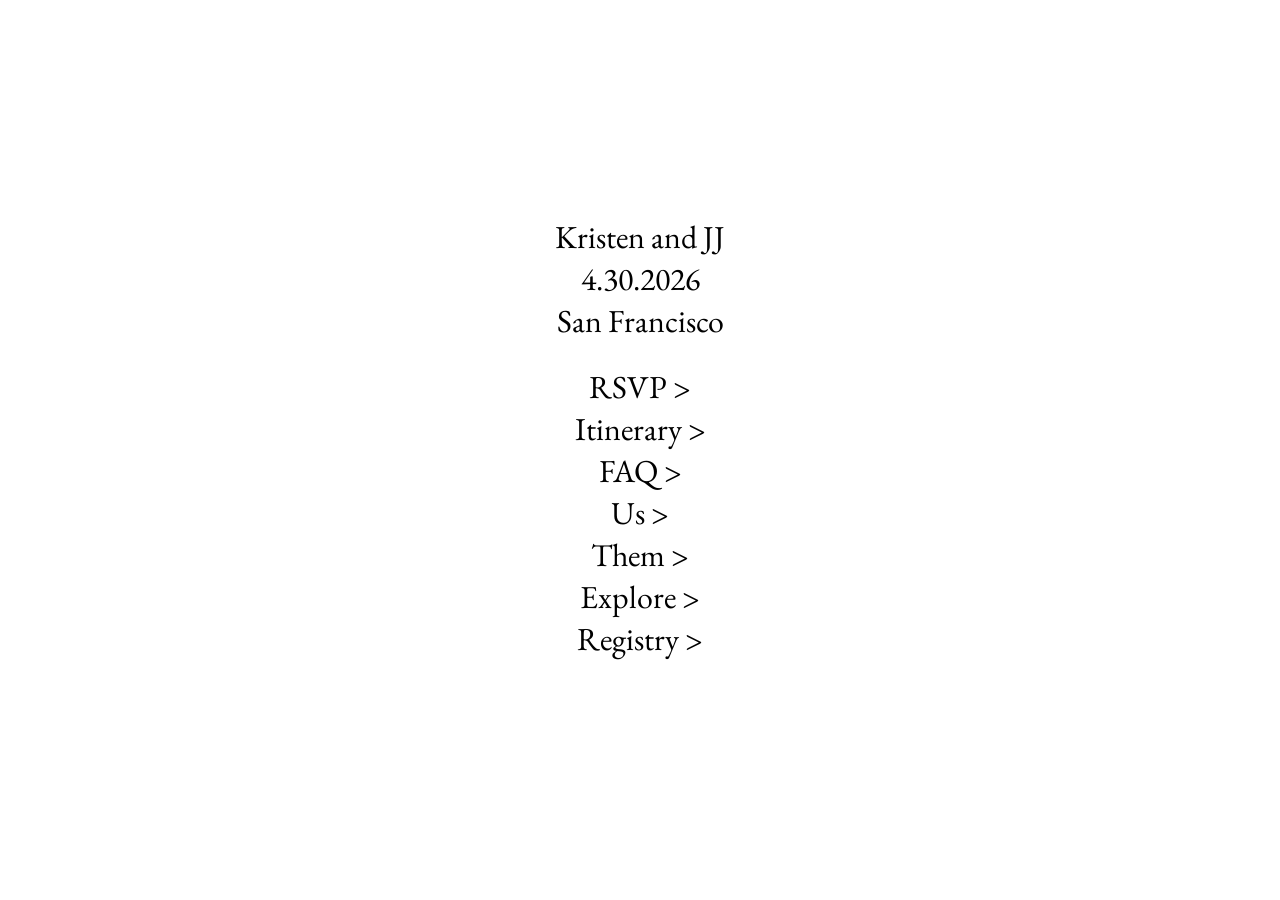
<file: index.html>
<!doctype html>
<html lang="en">
  <head>
    <meta charset="UTF-8" />
    <meta name="viewport" content="width=device-width, initial-scale=1.0" />
    <title>Kristen and JJ</title>
    <link rel="preconnect" href="https://fonts.googleapis.com" />
    <link rel="preconnect" href="https://fonts.gstatic.com" crossorigin />
    <link
      href="https://fonts.googleapis.com/css2?family=EB+Garamond:ital,wght@0,400;0,500;0,600;0,700;1,400&display=swap"
      rel="stylesheet"
    />
    <link rel="stylesheet" href="/style.css" />
  </head>
  <body class="home">
    <div class="home-text">
      <div>Kristen and JJ</div>
      <div>4.30.2026</div>
      <div>San Francisco</div>
      <div class="home-links">
        <a class="home-link" href="/rsvp">RSVP ></a>
        <a class="home-link" href="/itinerary">Itinerary ></a>
        <a class="home-link" href="/faq">FAQ ></a>
        <a class="home-link" href="/us">Us ></a>
        <a class="home-link" href="/them">Them ></a>
        <a
          class="home-link"
          href="https://maps.app.goo.gl/y36MNYxvjyApUsTr5"
          target="_blank"
          >Explore ></a
        >
        <a class="home-link" href="/registry">Registry ></a>
      </div>
    </div>
  </body>
</html>
</file>
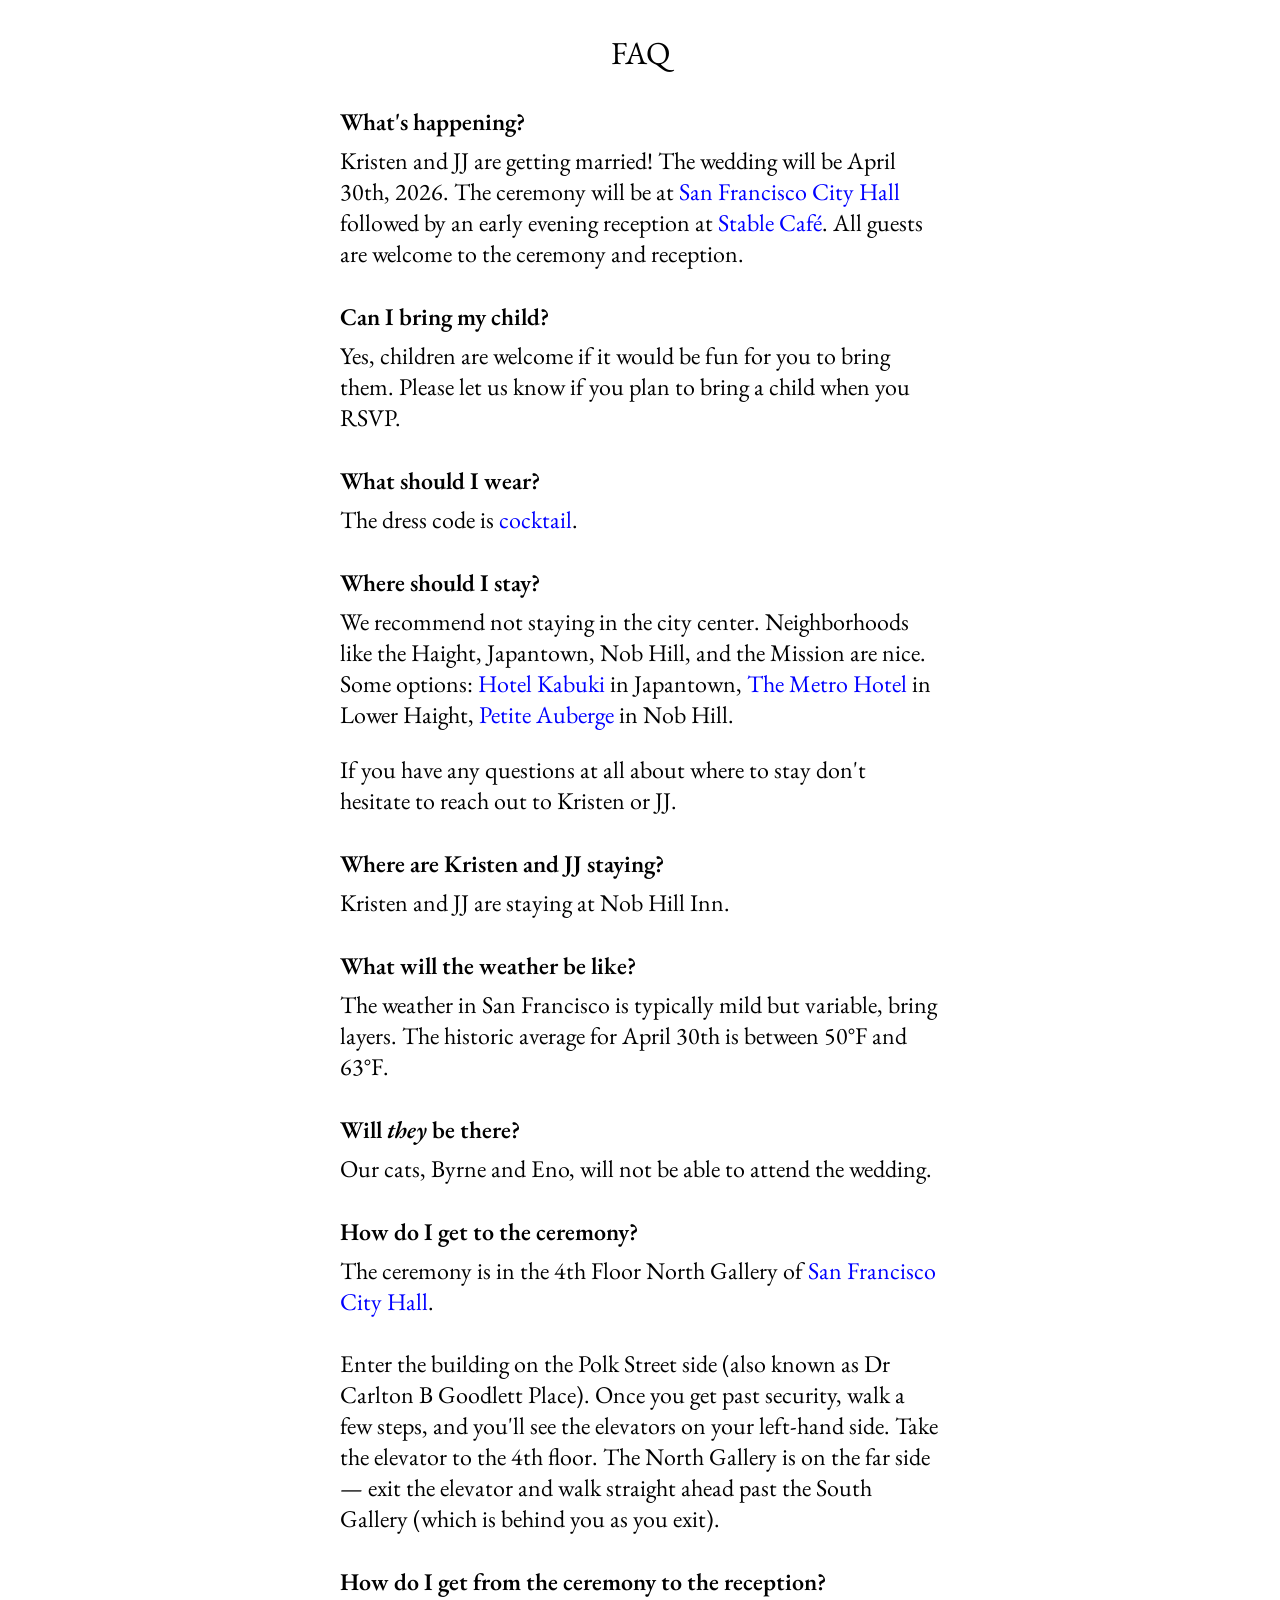
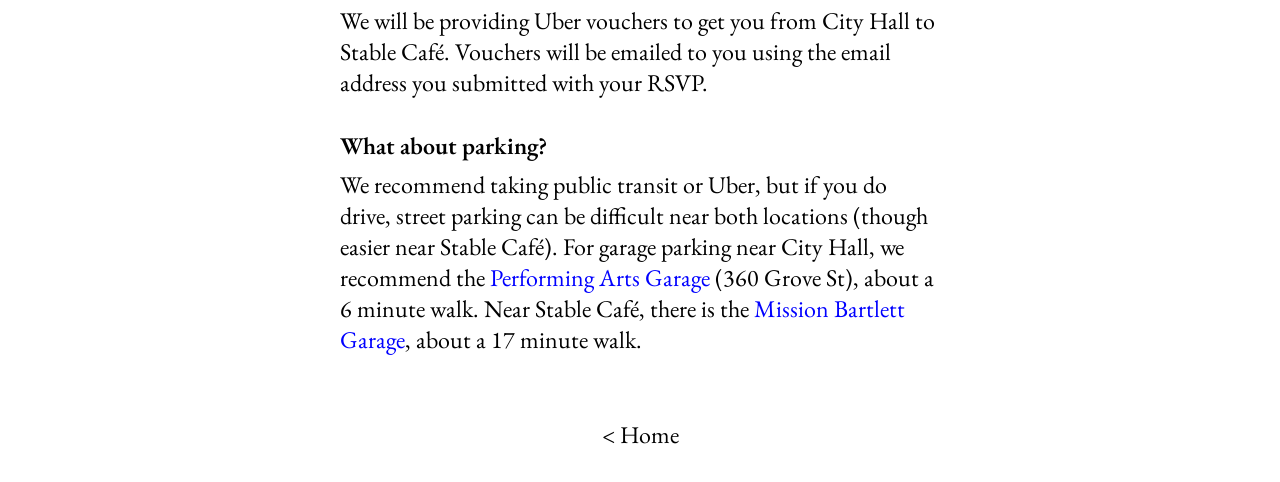
<file: faq.html>
<!doctype html>
<html lang="en">
  <head>
    <meta charset="UTF-8" />
    <meta name="viewport" content="width=device-width, initial-scale=1.0" />
    <title>FAQ - Kristen and JJ</title>
    <link rel="preconnect" href="https://fonts.googleapis.com" />
    <link rel="preconnect" href="https://fonts.gstatic.com" crossorigin />
    <link
      href="https://fonts.googleapis.com/css2?family=EB+Garamond:ital,wght@0,400;0,500;0,600;0,700;1,400&display=swap"
      rel="stylesheet"
    />
    <link rel="stylesheet" href="/style.css" />
  </head>
  <body class="faq">
    <div class="container">
      <div class="faq-title">FAQ</div>

      <div class="faq-content">
        <div class="faq-item">
          <div class="faq-question">What's happening?</div>
          <div class="faq-answer">
            Kristen and JJ are getting married! The wedding will be April 30th,
            2026. The ceremony will be at <a class="normal-link" href="https://maps.google.com/?q=San+Francisco+City+Hall">San Francisco City Hall</a> followed by an
            early evening reception at <a class="normal-link" href="https://maps.google.com/?q=Stable+Cafe+San+Francisco">Stable Café</a>. All guests are welcome to
            the ceremony and reception.
          </div>
        </div>

        <div class="faq-item">
          <div class="faq-question">Can I bring my child?</div>
          <div class="faq-answer">
            Yes, children are welcome if it would be fun for you to bring them.
            Please let us know if you plan to bring a child when you RSVP.
          </div>
        </div>

        <div class="faq-item">
          <div class="faq-question">What should I wear?</div>
          <div class="faq-answer">
            The dress code is
            <a
              class="normal-link"
              href="https://www.brides.com/cocktail-attire-wedding-4844364"
              >cocktail</a
            >.
          </div>
        </div>

        <div class="faq-item">
          <div class="faq-question">Where should I stay?</div>
          <div class="faq-answer">
            We recommend not staying in the city center. Neighborhoods like the
            Haight, Japantown, Nob Hill, and the Mission are nice. Some options:
            <a
              class="normal-link"
              href="https://www.hyatt.com/jdv-by-hyatt/en-US/sfojd-jdv-hotel-kabuki"
              >Hotel Kabuki</a
            >
            in Japantown,
            <a class="normal-link" href="https://www.metrohotelsf.com/"
              >The Metro Hotel</a
            >
            in Lower Haight,
            <a class="normal-link" href="https://www.petiteaubergesf.com/"
              >Petite Auberge</a
            >
            in Nob Hill.
          </div>
          <div class="faq-answer" style="margin-top: 1.5rem">
            If you have any questions at all about where to stay don't hesitate
            to reach out to Kristen or JJ.
          </div>
        </div>

        <div class="faq-item">
          <div class="faq-question">Where are Kristen and JJ staying?</div>
          <div class="faq-answer">
            Kristen and JJ are staying at Nob Hill Inn.
          </div>
        </div>

        <div class="faq-item">
          <div class="faq-question">What will the weather be like?</div>
          <div class="faq-answer">
            The weather in San Francisco is typically mild but variable, bring
            layers. The historic average for April 30th is between 50°F and
            63°F.
          </div>
        </div>

        <div class="faq-item">
          <div class="faq-question">Will <i>they</i> be there?</div>
          <div class="faq-answer">
            Our cats, Byrne and Eno, will not be able to attend the wedding.
          </div>
        </div>

        <div class="faq-item">
          <div class="faq-question">How do I get to the ceremony?</div>
          <div class="faq-answer">
            The ceremony is in the 4th Floor North Gallery of <a class="normal-link" href="https://maps.google.com/?q=San+Francisco+City+Hall">San Francisco City
            Hall</a>.<br><br>
            Enter the building on the Polk Street side (also known as Dr
            Carlton B Goodlett Place). Once you get past security, walk a few
            steps, and you'll see the elevators on your left-hand side. Take the
            elevator to the 4th floor. The North Gallery is on the far side —
            exit the elevator and walk straight ahead past the South Gallery
            (which is behind you as you exit).
          </div>
        </div>

        <div class="faq-item">
          <div class="faq-question">How do I get from the ceremony to the reception?</div>
          <div class="faq-answer">
            We will be providing Uber vouchers to get you from City Hall to Stable Café.
            Vouchers will be emailed to you using the email address you submitted with your RSVP.
          </div>
        </div>

        <div class="faq-item">
          <div class="faq-question">What about parking?</div>
          <div class="faq-answer">
            We recommend taking public transit or Uber, but if you do drive,
            street parking can be difficult near both locations (though easier
            near Stable Café). For garage parking near City Hall, we recommend
            the <a class="normal-link" href="https://maps.google.com/?q=Performing+Arts+Garage+360+Grove+St+San+Francisco">Performing Arts Garage</a> (360 Grove St), about a 6 minute walk.
            Near Stable Café, there is the <a class="normal-link" href="https://maps.google.com/?q=Mission+Bartlett+Garage+San+Francisco">Mission Bartlett Garage</a>, about a 17
            minute walk.
          </div>
        </div>
      </div>

      <a href="/" class="back">< Home</a>
    </div>
  </body>
</html>
</file>
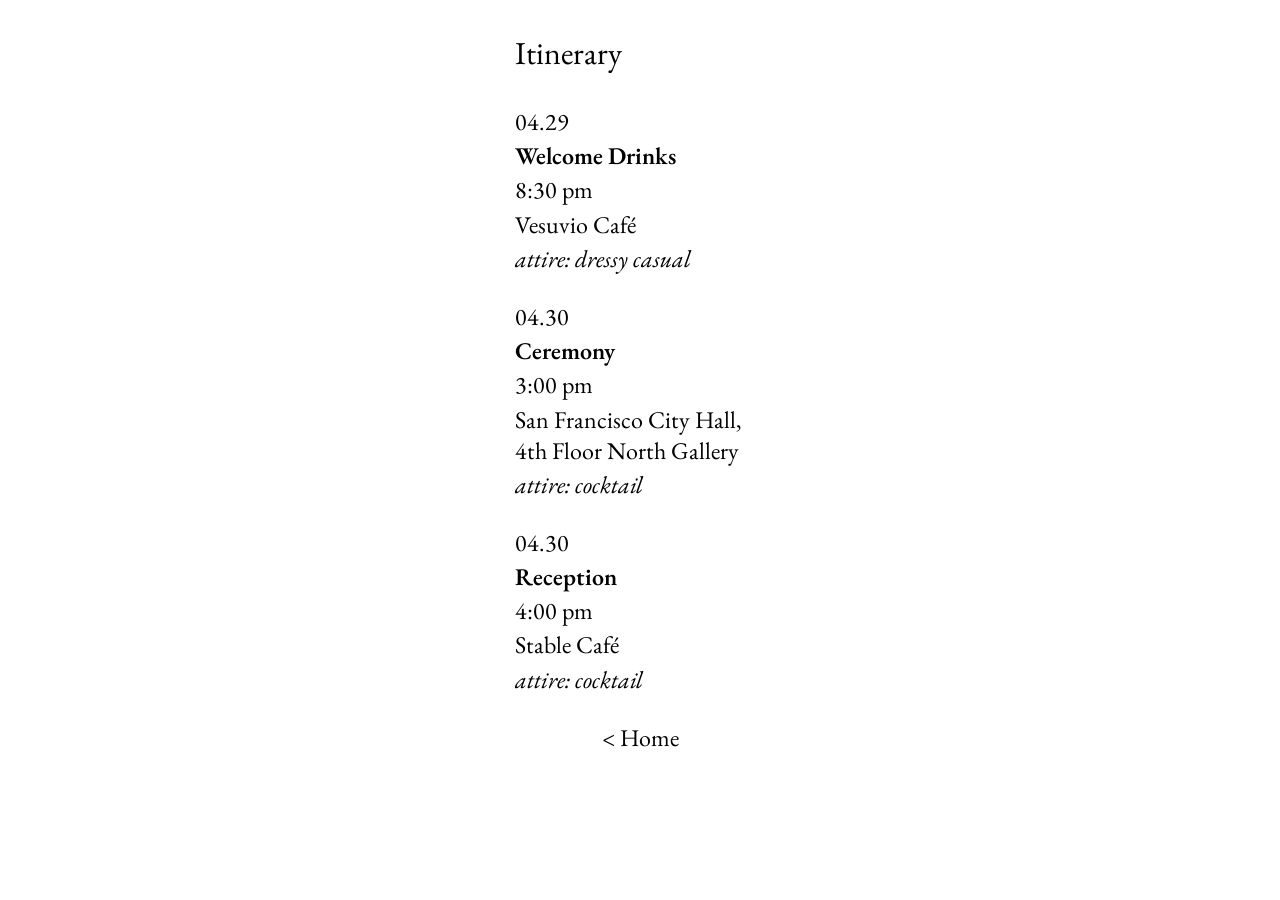
<file: itinerary.html>
<!doctype html>
<html lang="en">
  <head>
    <meta charset="UTF-8" />
    <meta name="viewport" content="width=device-width, initial-scale=1.0" />
    <title>Itinerary - Kristen and JJ</title>
    <link rel="preconnect" href="https://fonts.googleapis.com" />
    <link rel="preconnect" href="https://fonts.gstatic.com" crossorigin />
    <link
      href="https://fonts.googleapis.com/css2?family=EB+Garamond:ital,wght@0,400;0,500;0,600;0,700;1,400&display=swap"
      rel="stylesheet"
    />
    <link rel="stylesheet" href="/style.css" />
  </head>
  <body class="itinerary">
    <div class="container">
      <div class="itinerary-title">Itinerary</div>

      <div class="itinerary">
        <div class="event">
          <div class="event-date">04.29</div>
          <div class="event-title">Welcome Drinks</div>
          <div class="event-time">8:30 pm</div>
          <div class="event-location">Vesuvio Café</div>
          <div class="event-attire">attire: dressy casual</div>
        </div>

        <div class="event">
          <div class="event-date">04.30</div>
          <div class="event-title">Ceremony</div>
          <div class="event-time">3:00 pm</div>
          <div class="event-location">San Francisco City Hall, 4th Floor North Gallery</div>
          <div class="event-attire">attire: cocktail</div>
        </div>

        <div class="event">
          <div class="event-date">04.30</div>
          <div class="event-title">Reception</div>
          <div class="event-time">4:00 pm</div>
          <div class="event-location">Stable Café</div>
          <div class="event-attire">attire: cocktail</div>
        </div>

        <!--<div class="event">
          <div class="event-date">05.01</div>
          <div class="event-title">Brunch Picnic</div>
        </div>-->
      </div>
      <a href="/" class="back">< Home</a>
    </div>
  </body>
</html>
</file>
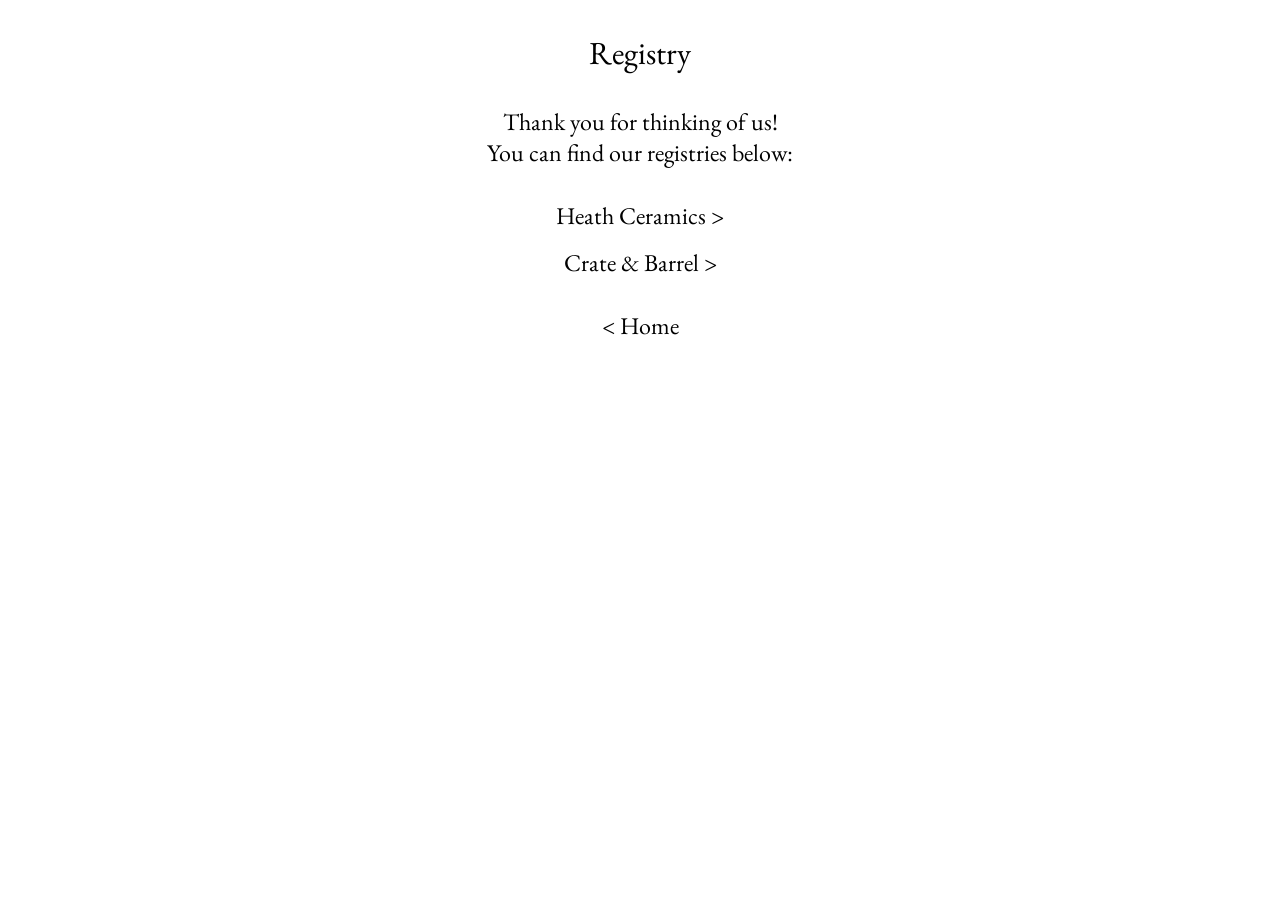
<file: registry.html>
<!doctype html>
<html lang="en">
  <head>
    <meta charset="UTF-8" />
    <meta name="viewport" content="width=device-width, initial-scale=1.0" />
    <title>Registry - Kristen and JJ</title>
    <link rel="preconnect" href="https://fonts.googleapis.com" />
    <link rel="preconnect" href="https://fonts.gstatic.com" crossorigin />
    <link
      href="https://fonts.googleapis.com/css2?family=EB+Garamond:ital,wght@0,400;0,500;0,600;0,700;1,400&display=swap"
      rel="stylesheet"
    />
    <link rel="stylesheet" href="/style.css" />
  </head>
  <body class="registry">
    <div class="container">
      <div class="registry-title">Registry</div>

      <div class="registry-message">
        Thank you for thinking of us! <br>
        You can find our registries below:
      </div>

      <div class="registry-content">
        <a
          class="registry-link"
          href="https://heathceramics.myshopify.com/apps/registry/sheets-weber-wedding?shared_url=true"
          target="_blank"
          >Heath Ceramics ></a
        >
        <a
          class="registry-link"
          href="https://www.crateandbarrel.com/gift-registry/kristen-sheets-and-jj-weber/r7546056"
          target="_blank"
          >Crate & Barrel ></a
        >
      </div>

      <a href="/" class="back">< Home</a>
    </div>
  </body>
</html>
</file>
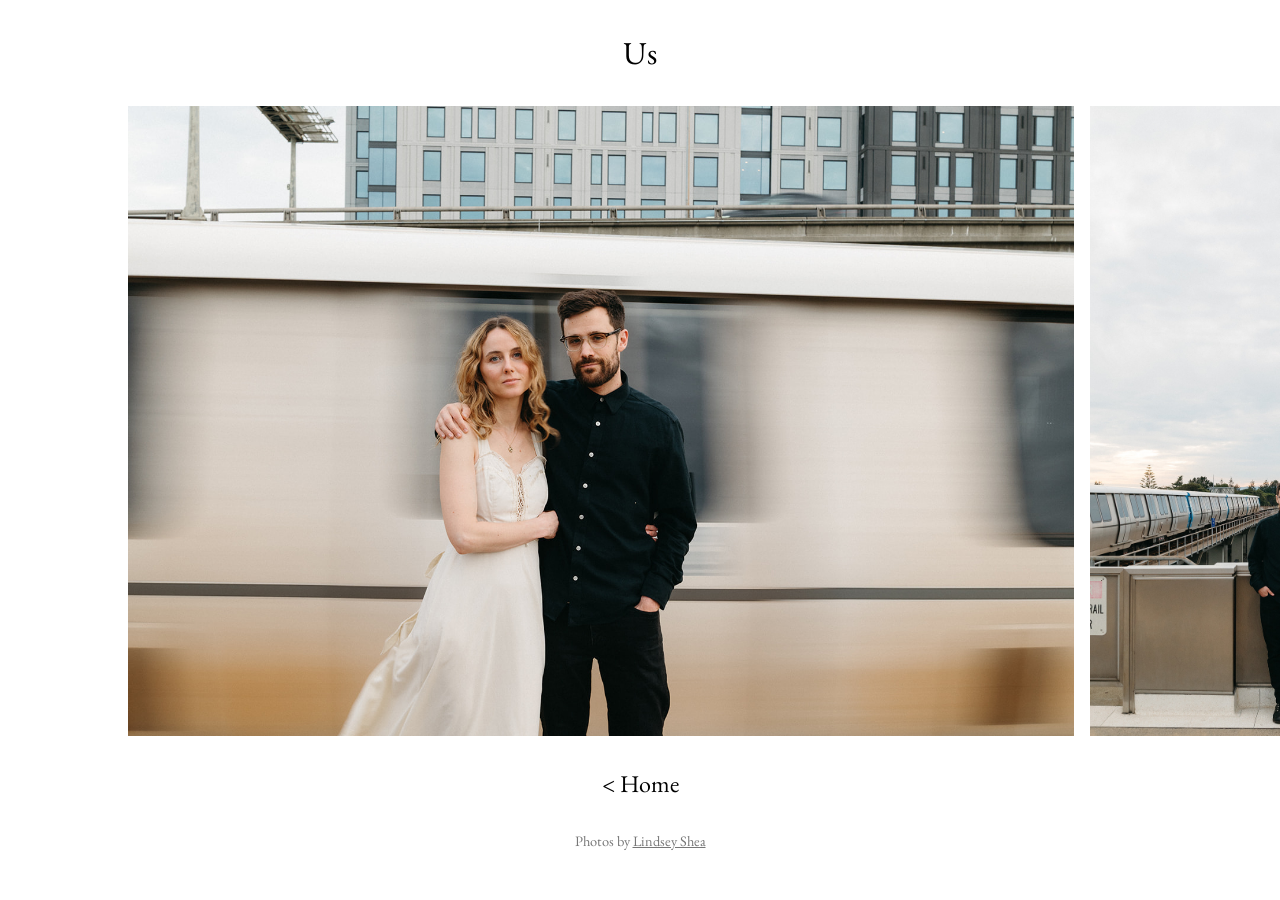
<file: us.html>
<!doctype html>
<html lang="en">
  <head>
    <meta charset="UTF-8" />
    <meta name="viewport" content="width=device-width, initial-scale=1.0" />
    <title>Us - Kristen and JJ</title>
    <link rel="preconnect" href="https://fonts.googleapis.com" />
    <link rel="preconnect" href="https://fonts.gstatic.com" crossorigin />
    <link
      href="https://fonts.googleapis.com/css2?family=EB+Garamond:ital,wght@0,400;0,500;0,600;0,700;1,400&display=swap"
      rel="stylesheet"
    />
    <link rel="stylesheet" href="/style.css" />
  </head>
  <body class="us">
    <div class="container">
      <div class="us-title">Us</div>
      <div class="us-carousel">
        <img
          src="/photo/bart_train.jpg"
          alt="Kristen and JJ"
          class="us-photo"
        />
        <img src="/photo/chilling.jpg" alt="Kristen and JJ" class="us-photo" />
        <img src="/photo/closeup.jpg" alt="Kristen and JJ" class="us-photo" />
        <img src="/photo/kiss.jpg" alt="Kristen and JJ" class="us-photo" />
        <img
          src="/photo/rosegarden2.jpg"
          alt="Kristen and JJ"
          class="us-photo"
        />
        <img src="/photo/redwood.jpg" alt="Kristen and JJ" class="us-photo" />
        <img src="/photo/laugh.jpg" alt="Kristen and JJ" class="us-photo" />
        <img src="/photo/hug.jpg" alt="Kristen and JJ" class="us-photo" />
        <img src="/photo/bart_kiss.jpg" alt="Kristen and JJ" class="us-photo" />
        <img
          src="/photo/ontheplatform.jpg"
          alt="Kristen and JJ"
          class="us-photo"
        />
      </div>
      <a href="/" class="back">< Home</a>
      <footer class="photo-credit">
        Photos by <a href="https://www.lindsey-shea.com/" target="_blank" rel="noopener noreferrer">Lindsey Shea</a>
      </footer>
    </div>
  </body>
</html>
</file>
<file: style.css>
/* Base styles */
html,
body {
  margin: 0;
  padding: 0;
  width: 100%;
  font-family: "EB Garamond", serif;
  box-sizing: border-box;
}

.home {
  font-size: 2rem;
}

/* Home page specific */
html:has(body.home),
body.home {
  height: 100%;
  overflow: hidden;
}

body.home {
  display: flex;
  justify-content: center;
  align-items: center;
}

.home-text {
  max-width: 600px;
  text-align: center;
  margin-bottom: 1.5rem;
}

.home-links {
  margin-top: 1.5rem;
}

.home-link {
  display: block;
}

/* Itinerary page specific */
body.itinerary {
  font-size: 1.5rem;
}

.itinerary-title {
  margin-top: 2rem;
  margin-bottom: 2rem;
  font-size: 2rem;
}

.itinerary {
  display: flex;
  flex-direction: column;
  align-items: center;
}

.event {
  text-align: left;
  margin-bottom: 1.5rem;
  width: 250px;
}

.event div {
  margin-bottom: 0.2rem;
}

.event-title {
  font-weight: 600;
  margin-bottom: 0.5rem;
}

.event-details {
  color: #333;
}

.event-attire {
  font-style: italic;
}

/* Links */
a {
  color: #000;
  text-decoration: none;
}

a:hover {
  text-decoration: underline;
}

a.normal-link {
  color: blue;
}

a.normal-link:hover {
  text-decoration: underline;
}

/* Us page specific */
body.us {
  font-size: 1.5rem;
}

.us-title {
  margin-top: 2rem;
  margin-bottom: 2rem;
  font-size: 2rem;
  text-align: center;
}

.us-carousel {
  display: flex;
  gap: 1rem;
  overflow-x: scroll;
  scroll-snap-type: x mandatory;
  padding: 0 10vw 2rem;
  scrollbar-width: none;
}

.us-carousel::-webkit-scrollbar {
  display: none;
}

.us-photo {
  flex-shrink: 0;
  scroll-snap-align: center;
  max-height: 70vh;
  width: auto;
  height: auto;
  object-fit: contain;
}

.back {
  display: block;
  text-align: center;
  padding-bottom: 2rem;
}

.photo-credit {
  text-align: center;
  font-size: 0.9rem;
  color: #777;
  padding-bottom: 2rem;
}

.photo-credit a {
  color: #777;
  text-decoration: underline;
}

/* Them page specific */
body.them {
  font-size: 1.5rem;
}

.them-title {
  margin-top: 2rem;
  margin-bottom: 2rem;
  font-size: 2rem;
  text-align: center;
}

.them-content {
  display: flex;
  flex-direction: column;
  align-items: center;
  margin-bottom: 2rem;
}

.them-photo {
  max-width: 100%;
  max-height: 70vh;
  width: auto;
  height: auto;
  object-fit: contain;
  margin-bottom: 1rem;
}

.them-caption {
  text-align: center;
}

/* FAQ page specific */
body.faq {
  font-size: 1.5rem;
}

.faq-title {
  margin-top: 2rem;
  margin-bottom: 2rem;
  font-size: 2rem;
  text-align: center;
}

.faq-content {
  display: flex;
  flex-direction: column;
  align-items: center;
  margin-bottom: 2rem;
  padding-left: 1.5rem;
  padding-right: 1.5rem;
}

.faq-item {
  text-align: left;
  margin-bottom: 1.5rem;
  max-width: 600px;
  width: 100%;
}

.faq-question {
  font-weight: 600;
  margin-bottom: 0.5rem;
}

.faq-answer {
  margin-bottom: 0.5rem;
}

/* Registry page specific */
body.registry {
  font-size: 1.5rem;
}

.registry-title {
  margin-top: 2rem;
  margin-bottom: 2rem;
  font-size: 2rem;
  text-align: center;
}

.registry-message {
  text-align: center;
  margin-bottom: 2rem;
  padding: 0 1.5rem;
}

.registry-content {
  display: flex;
  flex-direction: column;
  align-items: center;
  margin-bottom: 2rem;
  gap: 1rem;
}

.registry-link {
  display: block;
}
</file>
